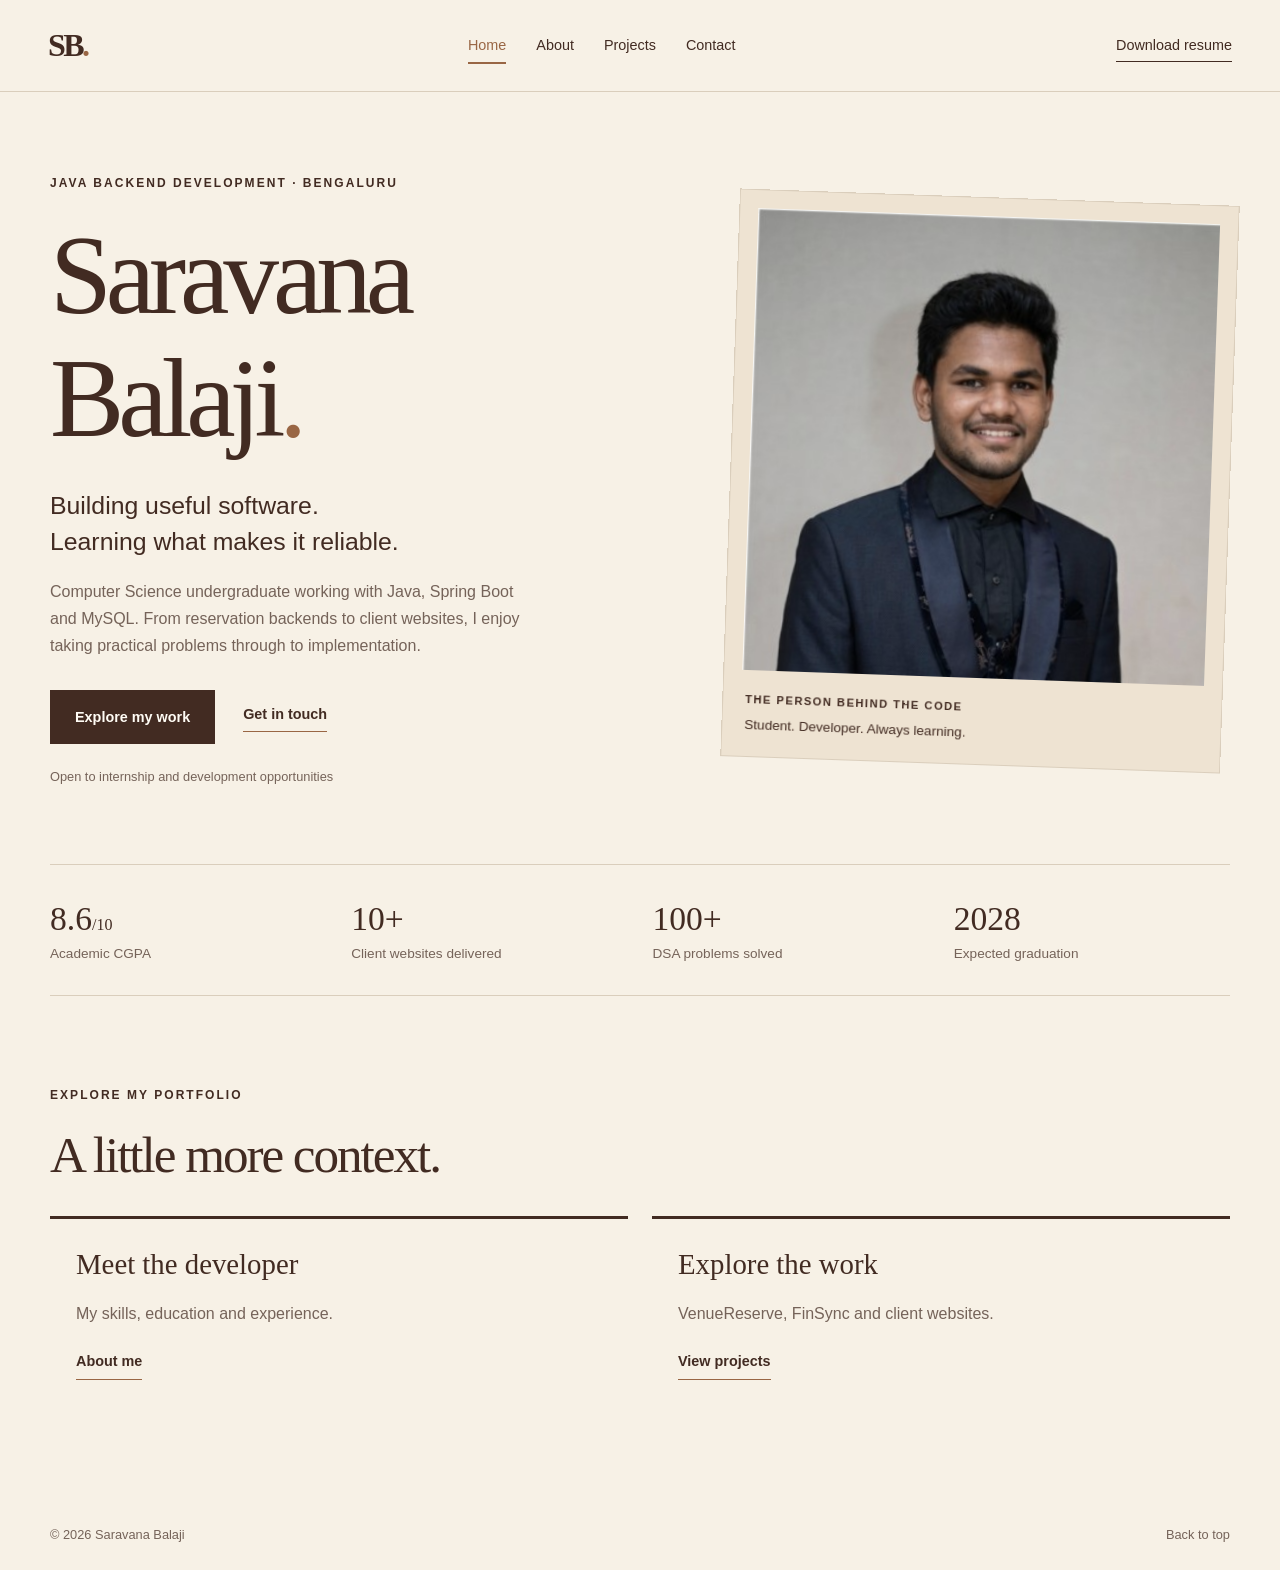
<file: index.html>
<!DOCTYPE html><html lang="en"><head><meta charset="UTF-8"><meta name="viewport" content="width=device-width, initial-scale=1"><meta name="description" content="Saravana Balaji — Computer Science undergraduate focused on Java backend development, Spring Boot applications and complete client website delivery."><meta name="theme-color" content="#422b22"><title>Saravana Balaji | Java Backend Developer</title><link rel="stylesheet" href="style.css"></head><body><a class="skip" href="#main">Skip to content</a><header class="header"><a class="brand" href="index.html" aria-current="page">SB<span>.</span></a><nav aria-label="Main navigation"><a href="index.html" aria-current="page">Home</a><a href="about.html">About</a><a href="projects.html">Projects</a><a href="contact.html">Contact</a></nav><a class="resume-link" href="assets/Saravana_Balaji_Resume.pdf" download>Download resume</a></header><main id="main"><section class="hero wrap" id="home"><div class="hero-copy"><p class="eyebrow">JAVA BACKEND DEVELOPMENT · BENGALURU</p><h1>Saravana<br>Balaji<span>.</span></h1><p class="intro">Building useful software.<br>Learning what makes it reliable.</p><p class="hero-description">Computer Science undergraduate working with Java, Spring Boot and MySQL. From reservation backends to client websites, I enjoy taking practical problems through to implementation.</p><div class="actions"><a class="button" href="projects.html">Explore my work</a><a class="text-link" href="mailto:saravanabalaji2606@gmail.com">Get in touch</a></div><p class="availability">Open to internship and development opportunities</p></div><figure class="portrait"><img src="portrait.jpeg" alt="Saravana Balaji wearing a navy suit" width="400" height="400"><figcaption><span>THE PERSON BEHIND THE CODE</span><span>Student. Developer. Always learning.</span></figcaption></figure></section><div class="fact-strip wrap"><div><strong>8.6<span>/10</span></strong><span>Academic CGPA</span></div><div><strong>10+</strong><span>Client websites delivered</span></div><div><strong>100+</strong><span>DSA problems solved</span></div><div><strong>2028</strong><span>Expected graduation</span></div></div><section class="section wrap home-preview"><p class="eyebrow">EXPLORE MY PORTFOLIO</p><h2>A little more context.</h2><div class="client-grid"><a class="client-card" href="about.html"><h3>Meet the developer</h3><p>My skills, education and experience.</p><span class="text-link">About me</span></a><a class="client-card" href="projects.html"><h3>Explore the work</h3><p>VenueReserve, FinSync and client websites.</p><span class="text-link">View projects</span></a></div></section></main><footer class="wrap footer"><p>© 2026 Saravana Balaji</p><a href="#main">Back to top</a></footer></body></html>
</file>
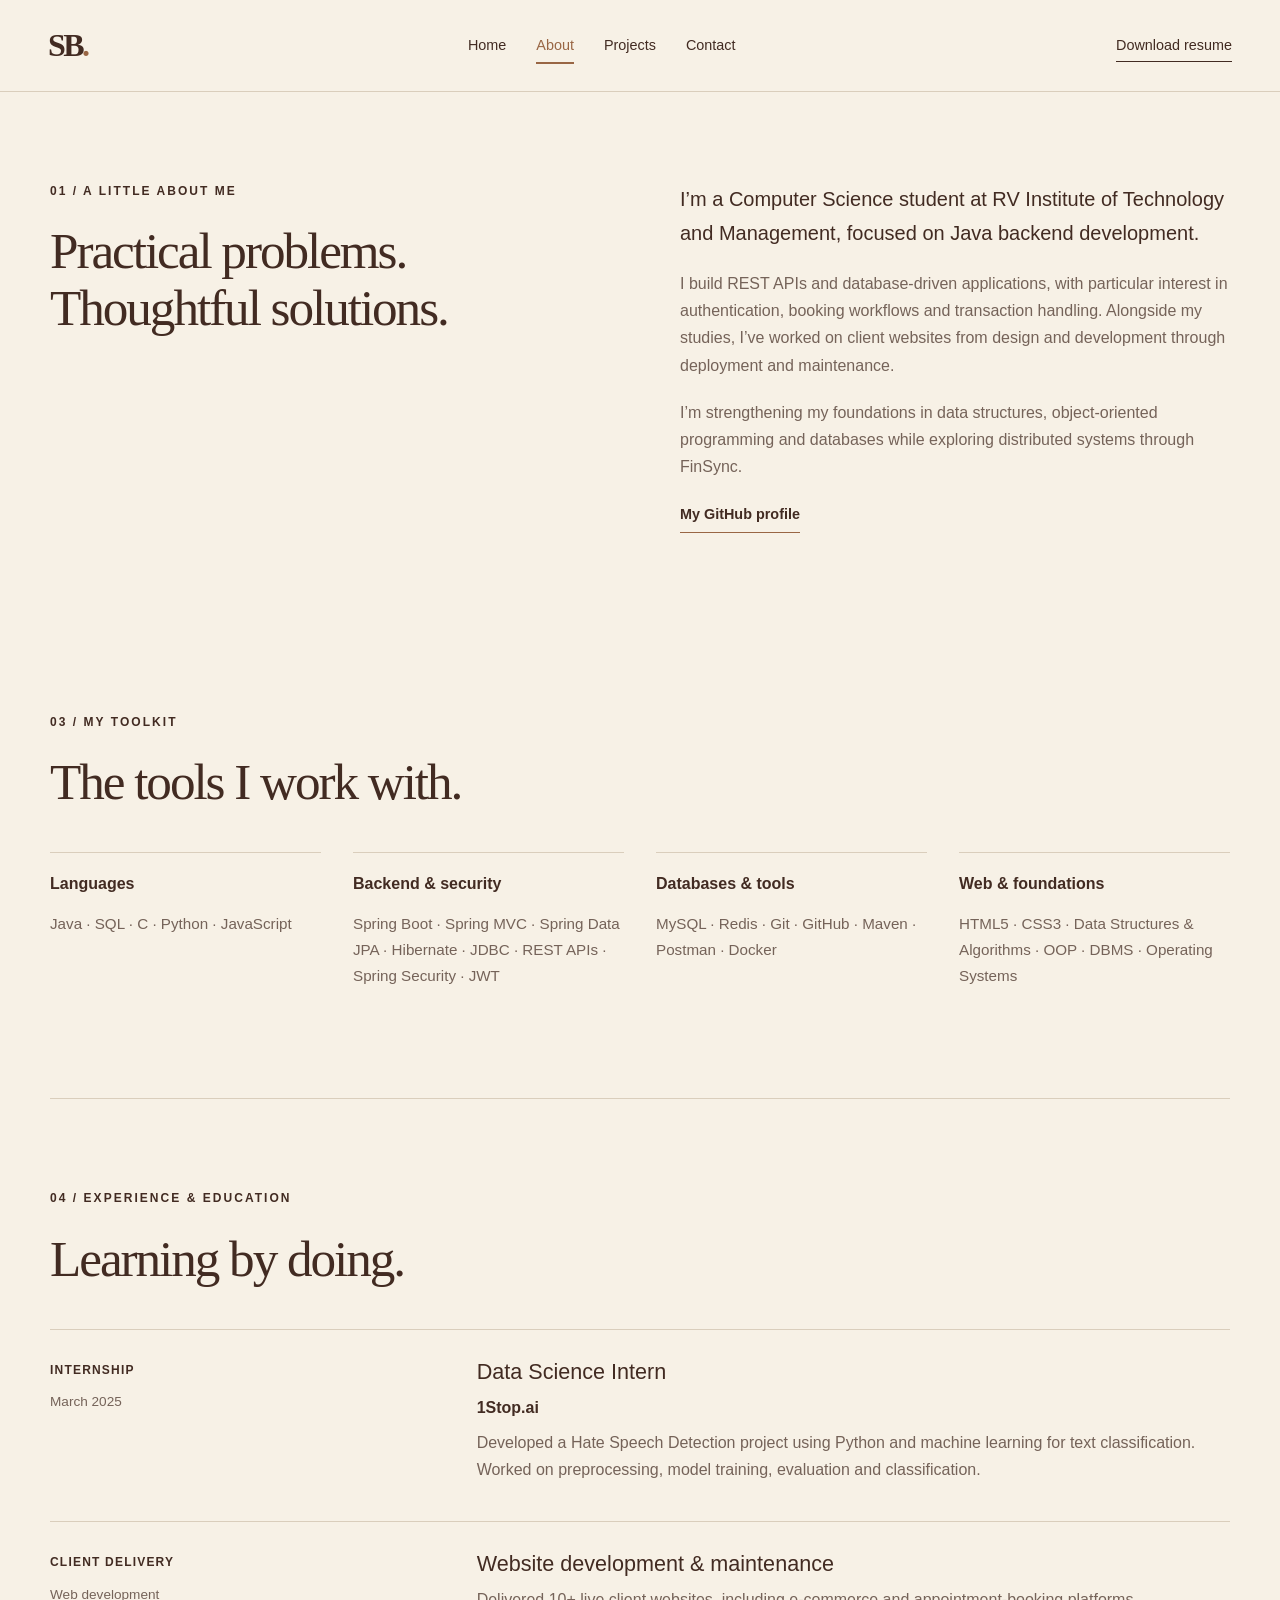
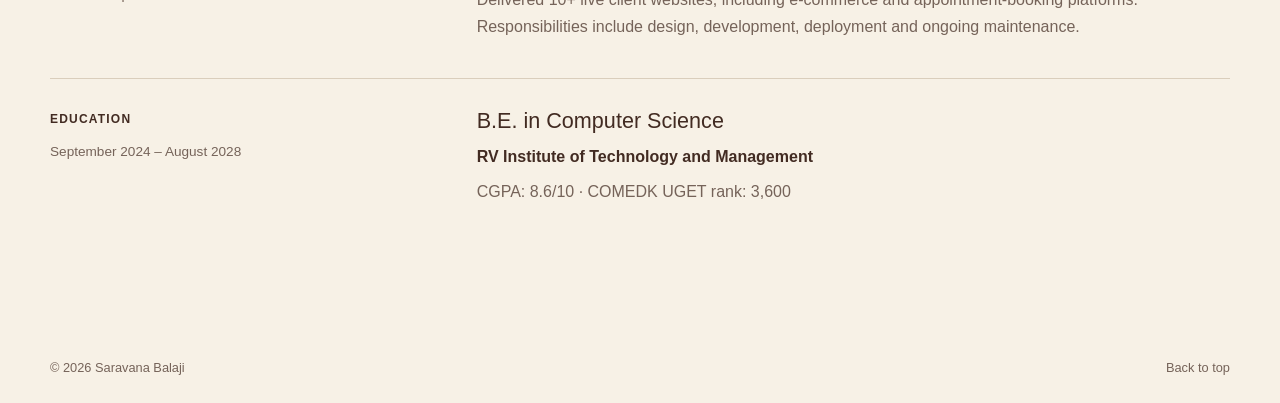
<file: about.html>
<!DOCTYPE html><html lang="en"><head><meta charset="UTF-8"><meta name="viewport" content="width=device-width, initial-scale=1"><meta name="description" content="Saravana Balaji — Computer Science undergraduate focused on Java backend development, Spring Boot applications and complete client website delivery."><meta name="theme-color" content="#422b22"><title>Saravana Balaji | About & Experience</title><link rel="stylesheet" href="style.css"></head><body><a class="skip" href="#main">Skip to content</a><header class="header"><a class="brand" href="index.html">SB<span>.</span></a><nav aria-label="Main navigation"><a href="index.html">Home</a><a href="about.html" aria-current="page">About</a><a href="projects.html">Projects</a><a href="contact.html">Contact</a></nav><a class="resume-link" href="assets/Saravana_Balaji_Resume.pdf" download>Download resume</a></header><main id="main"><section class="section wrap about" id="about"><div><p class="eyebrow">01 / A LITTLE ABOUT ME</p><h2>Practical problems.<br>Thoughtful solutions.</h2></div><div><p class="lead">I’m a Computer Science student at RV Institute of Technology and Management, focused on Java backend development.</p><p>I build REST APIs and database-driven applications, with particular interest in authentication, booking workflows and transaction handling. Alongside my studies, I’ve worked on client websites from design and development through deployment and maintenance.</p><p>I’m strengthening my foundations in data structures, object-oriented programming and databases while exploring distributed systems through FinSync.</p><a class="text-link" href="https://github.com/Saravana-codx/" target="_blank" rel="noopener noreferrer">My GitHub profile</a></div></section><section class="section wrap" id="skills"><p class="eyebrow">03 / MY TOOLKIT</p><h2>The tools I work with.</h2><div class="skills-grid"><div><h3>Languages</h3><p>Java · SQL · C · Python · JavaScript</p></div><div><h3>Backend & security</h3><p>Spring Boot · Spring MVC · Spring Data JPA · Hibernate · JDBC · REST APIs · Spring Security · JWT</p></div><div><h3>Databases & tools</h3><p>MySQL · Redis · Git · GitHub · Maven · Postman · Docker</p></div><div><h3>Web & foundations</h3><p>HTML5 · CSS3 · Data Structures & Algorithms · OOP · DBMS · Operating Systems</p></div></div></section><section class="section wrap" id="experience"><p class="eyebrow">04 / EXPERIENCE & EDUCATION</p><h2>Learning by doing.</h2><div class="timeline"><article><div class="timeline-label">INTERNSHIP<span>March 2025</span></div><div><h3>Data Science Intern</h3><p class="organization">1Stop.ai</p><p>Developed a Hate Speech Detection project using Python and machine learning for text classification. Worked on preprocessing, model training, evaluation and classification.</p></div></article><article><div class="timeline-label">CLIENT DELIVERY<span>Web development</span></div><div><h3>Website development & maintenance</h3><p>Delivered 10+ live client websites, including e-commerce and appointment-booking platforms. Responsibilities include design, development, deployment and ongoing maintenance.</p></div></article><article><div class="timeline-label">EDUCATION<span>September 2024 – August 2028</span></div><div><h3>B.E. in Computer Science</h3><p class="organization">RV Institute of Technology and Management</p><p>CGPA: 8.6/10 · COMEDK UGET rank: 3,600</p></div></article></div></section></main><footer class="wrap footer"><p>© 2026 Saravana Balaji</p><a href="#main">Back to top</a></footer></body></html>
</file>
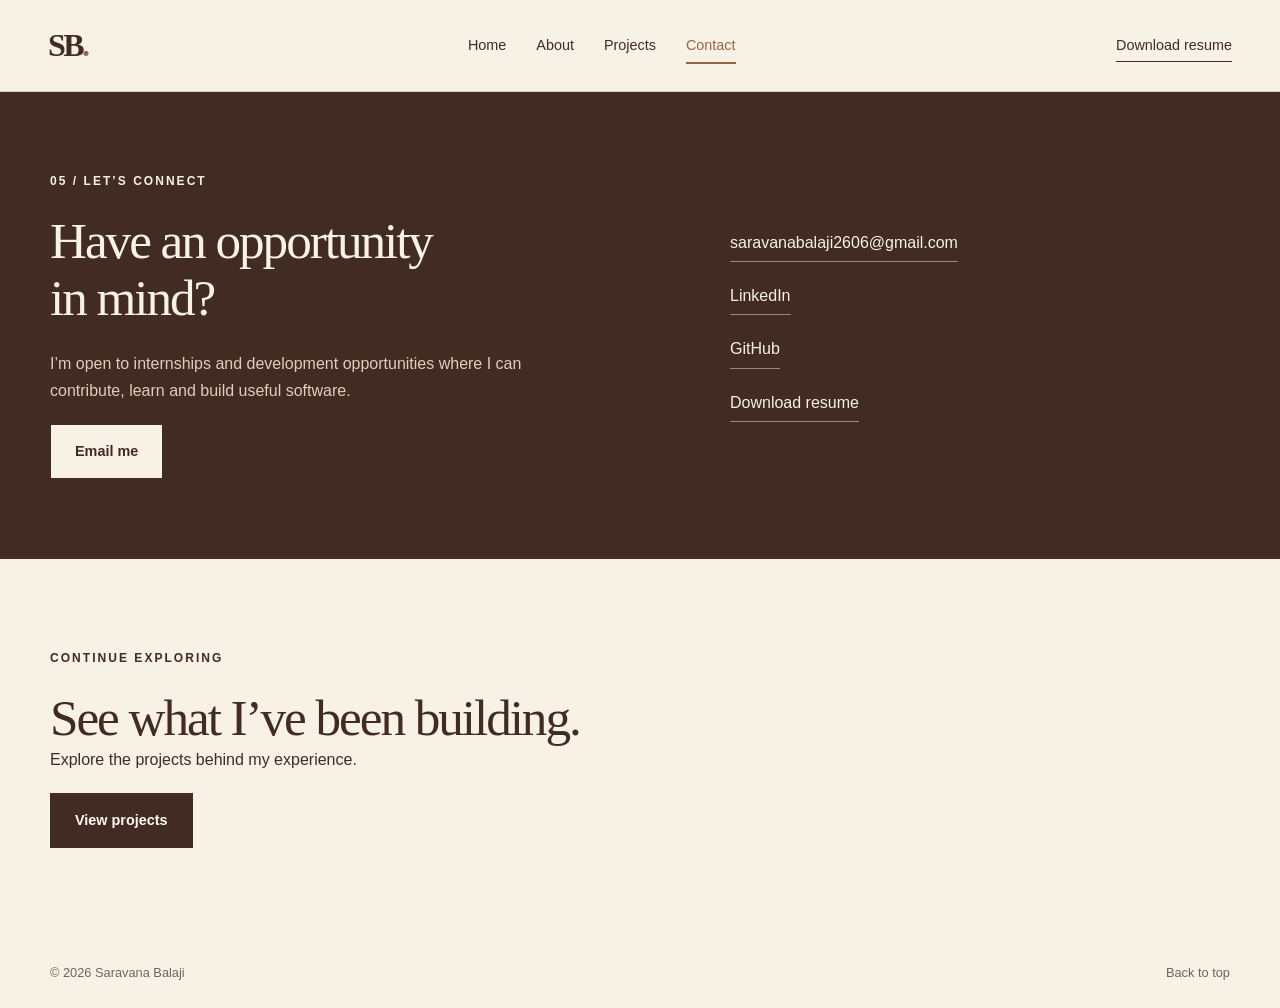
<file: contact.html>
<!DOCTYPE html><html lang="en"><head><meta charset="UTF-8"><meta name="viewport" content="width=device-width, initial-scale=1"><meta name="description" content="Saravana Balaji — Computer Science undergraduate focused on Java backend development, Spring Boot applications and complete client website delivery."><meta name="theme-color" content="#422b22"><title>Saravana Balaji | Contact</title><link rel="stylesheet" href="style.css"></head><body><a class="skip" href="#main">Skip to content</a><header class="header"><a class="brand" href="index.html">SB<span>.</span></a><nav aria-label="Main navigation"><a href="index.html">Home</a><a href="about.html">About</a><a href="projects.html">Projects</a><a href="contact.html" aria-current="page">Contact</a></nav><a class="resume-link" href="assets/Saravana_Balaji_Resume.pdf" download>Download resume</a></header><main id="main"><section class="contact-section" id="contact"><div class="wrap contact-inner"><div><p class="eyebrow">05 / LET’S CONNECT</p><h2>Have an opportunity<br>in mind?</h2><p>I’m open to internships and development opportunities where I can contribute, learn and build useful software.</p><a class="button light" href="mailto:saravanabalaji2606@gmail.com">Email me</a></div><div class="contact-links"><a href="mailto:saravanabalaji2606@gmail.com">saravanabalaji2606@gmail.com</a><a href="https://www.linkedin.com/in/saravana26/" target="_blank" rel="noopener noreferrer">LinkedIn</a><a href="https://github.com/Saravana-codx/" target="_blank" rel="noopener noreferrer">GitHub</a><a href="assets/Saravana_Balaji_Resume.pdf" download>Download resume</a></div></div></section><section class="section wrap"><p class="eyebrow">CONTINUE EXPLORING</p><h2>See what I’ve been building.</h2><p class="lead">Explore the projects behind my experience.</p><a class="button" href="projects.html">View projects</a></section></main><footer class="wrap footer"><p>© 2026 Saravana Balaji</p><a href="#main">Back to top</a></footer></body></html>
</file>
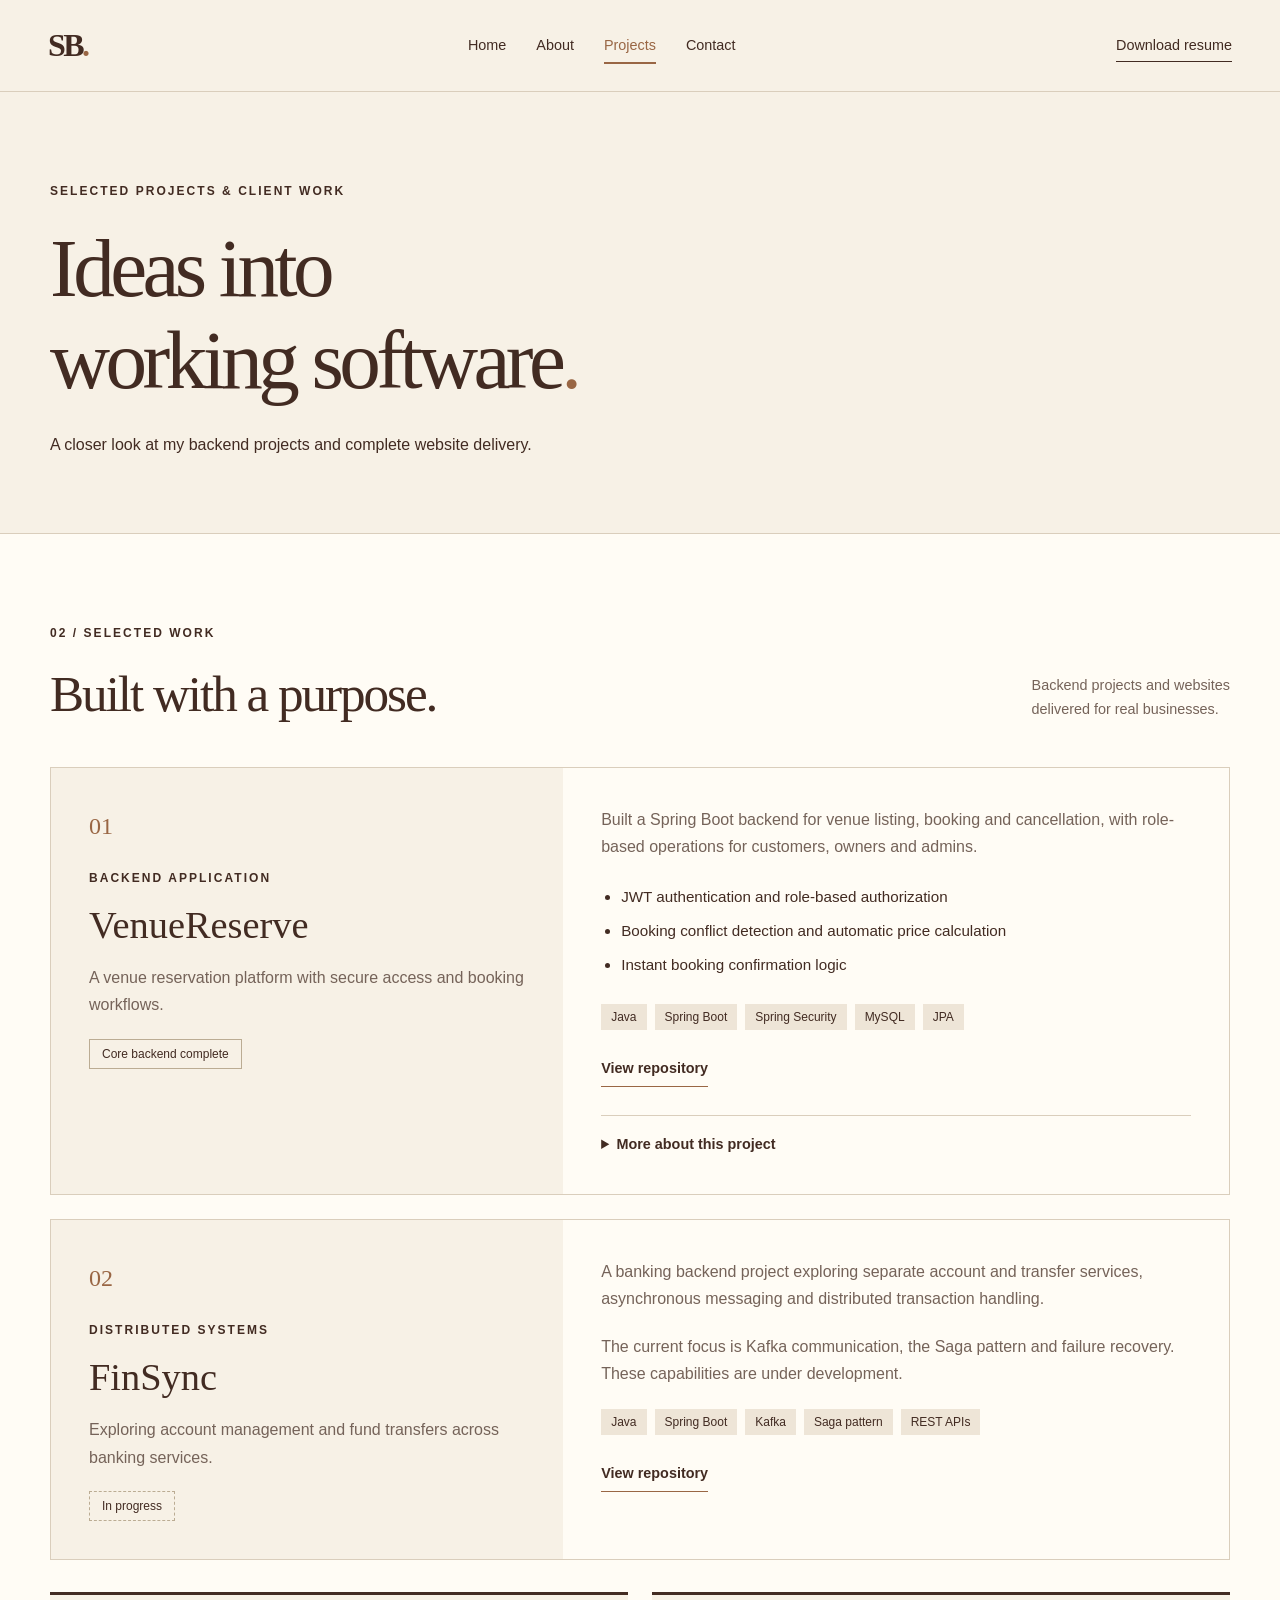
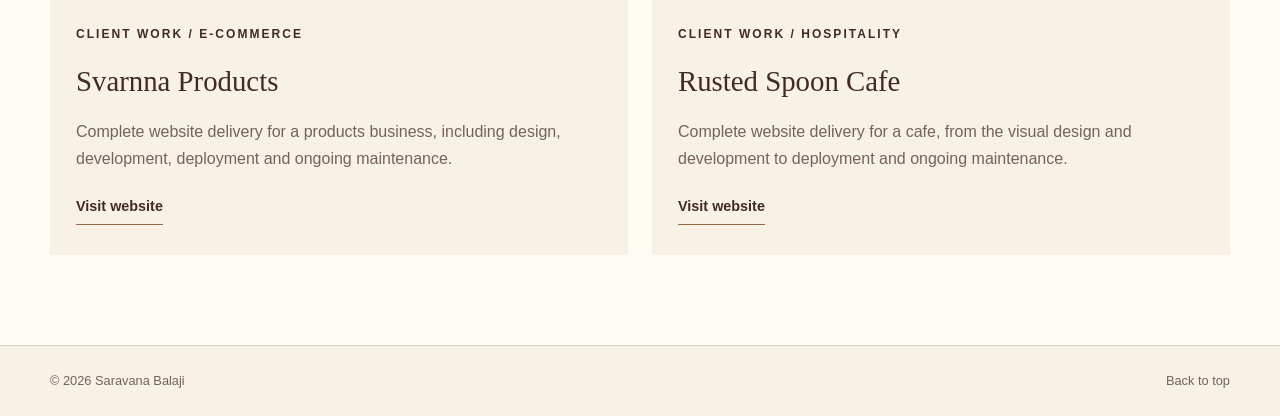
<file: projects.html>
<!DOCTYPE html><html lang="en"><head><meta charset="UTF-8"><meta name="viewport" content="width=device-width, initial-scale=1"><meta name="description" content="Saravana Balaji — Computer Science undergraduate focused on Java backend development, Spring Boot applications and complete client website delivery."><meta name="theme-color" content="#422b22"><title>Saravana Balaji | Projects & Client Work</title><link rel="stylesheet" href="style.css"></head><body><a class="skip" href="#main">Skip to content</a><header class="header"><a class="brand" href="index.html">SB<span>.</span></a><nav aria-label="Main navigation"><a href="index.html">Home</a><a href="about.html">About</a><a href="projects.html" aria-current="page">Projects</a><a href="contact.html">Contact</a></nav><a class="resume-link" href="assets/Saravana_Balaji_Resume.pdf" download>Download resume</a></header><main id="main"><section class="section wrap page-intro"><p class="eyebrow">SELECTED PROJECTS & CLIENT WORK</p><h1>Ideas into<br>working software<span>.</span></h1><p class="lead">A closer look at my backend projects and complete website delivery.</p></section><section class="section work-section" id="work"><div class="wrap"><div class="section-heading"><div><p class="eyebrow">02 / SELECTED WORK</p><h2>Built with a purpose.</h2></div><p>Backend projects and websites<br>delivered for real businesses.</p></div><article class="project featured"><div class="project-title"><span class="project-number">01</span><p class="eyebrow">BACKEND APPLICATION</p><h3>VenueReserve</h3><p>A venue reservation platform with secure access and booking workflows.</p><span class="status">Core backend complete</span></div><div class="project-body"><p>Built a Spring Boot backend for venue listing, booking and cancellation, with role-based operations for customers, owners and admins.</p><ul class="feature-list"><li>JWT authentication and role-based authorization</li><li>Booking conflict detection and automatic price calculation</li><li>Instant booking confirmation logic</li></ul><div class="tags"><span>Java</span><span>Spring Boot</span><span>Spring Security</span><span>MySQL</span><span>JPA</span></div><div class="project-links"><a class="text-link" href="https://github.com/Saravana-codx/Venue_Reservation_Platform" target="_blank" rel="noopener noreferrer">View repository</a></div><details><summary>More about this project</summary><p><b>The problem:</b> Venue reservations require consistent availability checks and permissions across different users.</p><p><b>My contribution:</b> RESTful backend development, security, persistence and booking business logic.</p><p><b>Scope:</b> The listed backend features are complete. A live demo is not linked here.</p></details></div></article>
<article class="project"><div class="project-title"><span class="project-number">02</span><p class="eyebrow">DISTRIBUTED SYSTEMS</p><h3>FinSync</h3><p>Exploring account management and fund transfers across banking services.</p><span class="status progress">In progress</span></div><div class="project-body"><p>A banking backend project exploring separate account and transfer services, asynchronous messaging and distributed transaction handling.</p><p>The current focus is Kafka communication, the Saga pattern and failure recovery. These capabilities are under development.</p><div class="tags"><span>Java</span><span>Spring Boot</span><span>Kafka</span><span>Saga pattern</span><span>REST APIs</span></div><div class="project-links"><a class="text-link" href="https://github.com/Saravana-codx/FinSync-Distributed-Banking-Platform" target="_blank" rel="noopener noreferrer">View repository</a></div></div></article>
<div class="client-grid"><article class="client-card"><p class="eyebrow">CLIENT WORK / E-COMMERCE</p><h3>Svarnna Products</h3><p>Complete website delivery for a products business, including design, development, deployment and ongoing maintenance.</p><a class="text-link" href="https://svarnnaproducts.in/" target="_blank" rel="noopener noreferrer">Visit website</a></article><article class="client-card"><p class="eyebrow">CLIENT WORK / HOSPITALITY</p><h3>Rusted Spoon Cafe</h3><p>Complete website delivery for a cafe, from the visual design and development to deployment and ongoing maintenance.</p><a class="text-link" href="https://rustedspooncafe.in/" target="_blank" rel="noopener noreferrer">Visit website</a></article></div></div></section></main><footer class="wrap footer"><p>© 2026 Saravana Balaji</p><a href="#main">Back to top</a></footer></body></html>
</file>
<file: style.css>
@charset "UTF-8";
:root{--cream:#f7f1e6;--paper:#fffcf5;--brown:#422b22;--muted:#756359;--line:#dacebc;--accent:#996644}*{box-sizing:border-box}html{scroll-behavior:smooth;scroll-padding-top:100px}body{margin:0;background:var(--cream);color:var(--brown);font-family:Arial,Helvetica,sans-serif;font-size:16px;line-height:1.7}a{color:inherit;text-decoration:none}a:focus-visible,summary:focus-visible{outline:3px solid var(--accent);outline-offset:5px}p{margin:0 0 1.25rem}h1,h2,h3{line-height:1.1;margin:0;font-weight:500}h1,h2,.project-title h3,.client-card h3{font-family:Georgia,'Times New Roman',serif}h1{font-size:clamp(4.2rem,8.7vw,8rem);letter-spacing:-.055em}h1 span{color:var(--accent)}h2{font-size:clamp(2.3rem,4vw,3.7rem);letter-spacing:-.04em}h3{font-size:1.35rem}.wrap{width:min(1180px,calc(100% - 96px));margin-inline:auto}.header{min-height:92px;border-bottom:1px solid var(--line);display:flex;align-items:center;justify-content:space-between;gap:24px;padding:18px 48px}.brand{font-family:Georgia,serif;font-size:2rem;font-weight:bold;letter-spacing:-.08em}.brand span{color:var(--accent)}nav{display:flex;gap:30px}nav a,.resume-link{font-size:.9rem}nav a:hover{color:var(--accent)}.resume-link{border-bottom:1px solid var(--brown);padding:4px 0}.hero{display:grid;grid-template-columns:1.2fr 1fr;gap:80px;align-items:center;padding-block:82px 76px}.eyebrow{font-size:.75rem;letter-spacing:.17em;font-weight:bold;margin-bottom:22px;line-height:1.6}.intro{font-size:1.55rem;line-height:1.45;margin:28px 0 18px}.hero-description{color:var(--muted);max-width:480px}.actions{display:flex;align-items:center;gap:28px;margin-top:30px}.button{display:inline-flex;justify-content:center;padding:14px 24px;background:var(--brown);color:var(--paper);font-weight:bold;font-size:.9rem;border:1px solid var(--brown);transition:background .2s}.button:hover{background:#654537}.text-link{border-bottom:1px solid var(--accent);font-size:.9rem;font-weight:bold;padding-bottom:5px;display:inline-block}.text-link:hover{color:var(--accent)}.availability{font-size:.8rem;margin:22px 0 0;color:var(--muted)}.portrait{margin:0;position:relative;padding:18px 18px 0;border:1px solid var(--line);background:#eee3d2;transform:rotate(2deg)}.portrait img{display:block;width:100%;height:auto;aspect-ratio:1;object-fit:cover;filter:saturate(.8)}.portrait figcaption{display:flex;flex-direction:column;gap:4px;padding:20px 4px;font-size:.85rem}.portrait figcaption span:first-child{font-size:.7rem;letter-spacing:.13em;font-weight:bold}.fact-strip{display:grid;grid-template-columns:repeat(4,1fr);padding:30px 0;border-block:1px solid var(--line);gap:25px}.fact-strip div{display:flex;flex-direction:column}.fact-strip strong{font-family:Georgia,serif;font-size:2.1rem;font-weight:normal;line-height:1.4}.fact-strip strong span{font-size:1rem}.fact-strip div>span{font-size:.85rem;color:var(--muted)}.section{padding-block:90px}.about{display:grid;grid-template-columns:1fr 1fr;gap:80px}.about p:not(.eyebrow){color:var(--muted)}.about .lead{font-size:1.25rem;color:var(--brown)!important}.work-section{background:var(--paper);border-block:1px solid var(--line)}.section-heading{display:flex;justify-content:space-between;align-items:end;gap:30px;margin-bottom:45px}.section-heading>p{font-size:.9rem;color:var(--muted);margin:0}.project{display:grid;grid-template-columns:1fr 1.3fr;border:1px solid var(--line);margin-bottom:24px}.project-title{padding:38px;position:relative;background:var(--cream)}.project-title h3{font-size:2.4rem;margin-bottom:18px}.project-title>p:not(.eyebrow){color:var(--muted)}.project-number{display:block;font-family:Georgia,serif;font-size:1.5rem;color:var(--accent);margin-bottom:22px}.project-title .eyebrow{margin-bottom:16px}.status{display:inline-block;border:1px solid #bbac93;font-size:.75rem;padding:4px 12px}.progress{border-style:dashed}.project-body{padding:38px}.project-body p{color:var(--muted)}.feature-list{padding-left:20px;font-size:.95rem}.feature-list li{padding:4px 0}.tags{display:flex;flex-wrap:wrap;gap:8px;margin-block:22px}.tags span{font-size:.75rem;padding:3px 10px;background:#eee5d7;color:var(--brown)}.project-links{margin-top:24px}details{border-top:1px solid var(--line);margin-top:28px;padding-top:16px}summary{cursor:pointer;font-size:.9rem;font-weight:bold}details p{font-size:.9rem;margin:16px 0 0}.client-grid{display:grid;grid-template-columns:1fr 1fr;gap:24px;margin-top:32px}.client-card{border-top:3px solid var(--brown);padding:30px 26px;background:var(--cream)}.client-card h3{font-size:1.8rem;margin-bottom:20px}.client-card>p:not(.eyebrow){color:var(--muted)}.skills-grid{display:grid;grid-template-columns:repeat(4,1fr);gap:32px;margin-top:42px}.skills-grid>div{border-top:1px solid var(--line);padding-top:22px}.skills-grid h3{font-size:1rem;font-weight:bold;margin-bottom:18px}.skills-grid p{color:var(--muted);font-size:.95rem}#experience{border-top:1px solid var(--line)}.timeline{margin-top:42px}.timeline article{display:grid;grid-template-columns:1fr 2fr;gap:50px;border-top:1px solid var(--line);padding:30px 0}.timeline-label{font-size:.75rem;font-weight:bold;letter-spacing:.1em}.timeline-label span{display:block;font-size:.85rem;font-weight:normal;letter-spacing:0;color:var(--muted);margin-top:10px}.timeline h3{margin-bottom:10px}.timeline p{color:var(--muted);margin-bottom:8px}.organization{font-weight:bold;color:var(--brown)!important}.contact-section{background:var(--brown);color:var(--cream);padding-block:80px}.contact-inner{display:grid;grid-template-columns:1.2fr 1fr;gap:80px;align-items:center}.contact-inner h2{margin-bottom:24px}.contact-inner p:not(.eyebrow){color:#dfcebb;max-width:520px}.light{background:var(--cream);color:var(--brown)}.light:hover{background:#e9d7bd}.contact-links{display:flex;flex-direction:column;align-items:start;gap:20px;overflow-wrap:anywhere}.contact-links a{border-bottom:1px solid #9e8778;padding-bottom:5px}.footer{padding-block:24px;display:flex;justify-content:space-between;font-size:.8rem;color:var(--muted)}.footer p{margin:0}.skip{position:absolute;top:-100px;left:20px;z-index:10;background:var(--brown);color:white;padding:10px}.skip:focus{top:10px}
@media(max-width:950px){.wrap{width:calc(100% - 48px)}.header{padding-inline:24px;flex-wrap:wrap}.hero{gap:35px;padding-block:55px}.about{gap:40px}.skills-grid{grid-template-columns:1fr 1fr}.contact-inner{gap:35px}.project-title,.project-body{padding:28px}}
@media(max-width:650px){html{scroll-padding-top:20px}.header{gap:12px}.brand{font-size:1.7rem}.resume-link{font-size:.8rem}nav{order:3;width:100%;justify-content:space-between;gap:12px;padding-top:8px}nav a{font-size:.85rem}.hero{grid-template-columns:1fr;gap:40px}.hero h1{font-size:4.7rem}.portrait{width:min(340px,95%);justify-self:center}.intro{font-size:1.35rem}.eyebrow{font-size:.75rem}.fact-strip{grid-template-columns:1fr 1fr;gap:24px}.section{padding-block:58px}.about,.project,.client-grid,.contact-inner{grid-template-columns:1fr;gap:30px}.section-heading{display:block}.section-heading>p{margin-top:20px}.project{gap:0}.project-title{border-bottom:1px solid var(--line)}.timeline article{grid-template-columns:1fr;gap:16px}.skills-grid{gap:22px}.actions{gap:20px}.contact-section{padding-block:58px}.contact-links{margin-top:12px}.footer{gap:20px}.hero-description{max-width:none}}
@media(prefers-reduced-motion:reduce){html{scroll-behavior:auto}*{transition:none!important}}

/* Multi-page navigation and restrained motion */
nav a{position:relative;padding-block:6px;transition:color .2s ease}
nav a::after{content:"";position:absolute;bottom:0;left:0;width:100%;height:2px;background:var(--accent);transform:scaleX(0);transform-origin:left;transition:transform .25s ease}
nav a:hover::after,nav a[aria-current="page"]::after{transform:scaleX(1)}
nav a[aria-current="page"]{color:var(--accent)}
.button{transition:background .25s ease,transform .25s ease,box-shadow .25s ease}
.button:hover{transform:translateY(-3px);box-shadow:0 8px 18px #422b2220}
.project,.client-card{transition:transform .3s ease,box-shadow .3s ease,border-color .3s ease}
.project:hover,.client-card:hover{transform:translateY(-4px);box-shadow:0 12px 28px #422b2210;border-color:#bba58b}
.portrait{transition:transform .5s ease,box-shadow .5s ease}
.portrait:hover{transform:rotate(0);box-shadow:0 16px 32px #422b2218}
.text-link,.contact-links a{transition:color .2s ease,border-color .2s ease}
.contact-links a:hover{color:#fff;border-color:var(--cream)}
.page-intro{padding-bottom:55px}.page-intro h1{font-size:clamp(3rem,6.5vw,5.8rem)}
.page-intro .lead,.home-preview .lead{margin-top:25px}.home-preview .client-card{display:block}
main{animation:page-enter .65s ease both}.hero-copy{animation:content-enter .7s ease both}.portrait{animation:portrait-enter .9s ease both}
@keyframes page-enter{from{opacity:0}to{opacity:1}}
@keyframes content-enter{from{opacity:0;transform:translateY(16px)}to{opacity:1;transform:translateY(0)}}
@keyframes portrait-enter{from{opacity:0;transform:translateY(20px) rotate(2deg)}to{opacity:1;transform:translateY(0) rotate(2deg)}}
@supports(animation-timeline:view()){@media(prefers-reduced-motion:no-preference){.project,.client-card,.skills-grid>div,.timeline article{animation:content-enter linear both;animation-timeline:view();animation-range:entry 0% entry 18%}}}
@media(prefers-reduced-motion:reduce){*,*::before,*::after{animation:none!important;transition:none!important}html{scroll-behavior:auto}.project:hover,.client-card:hover,.button:hover{transform:none}}
</file>
